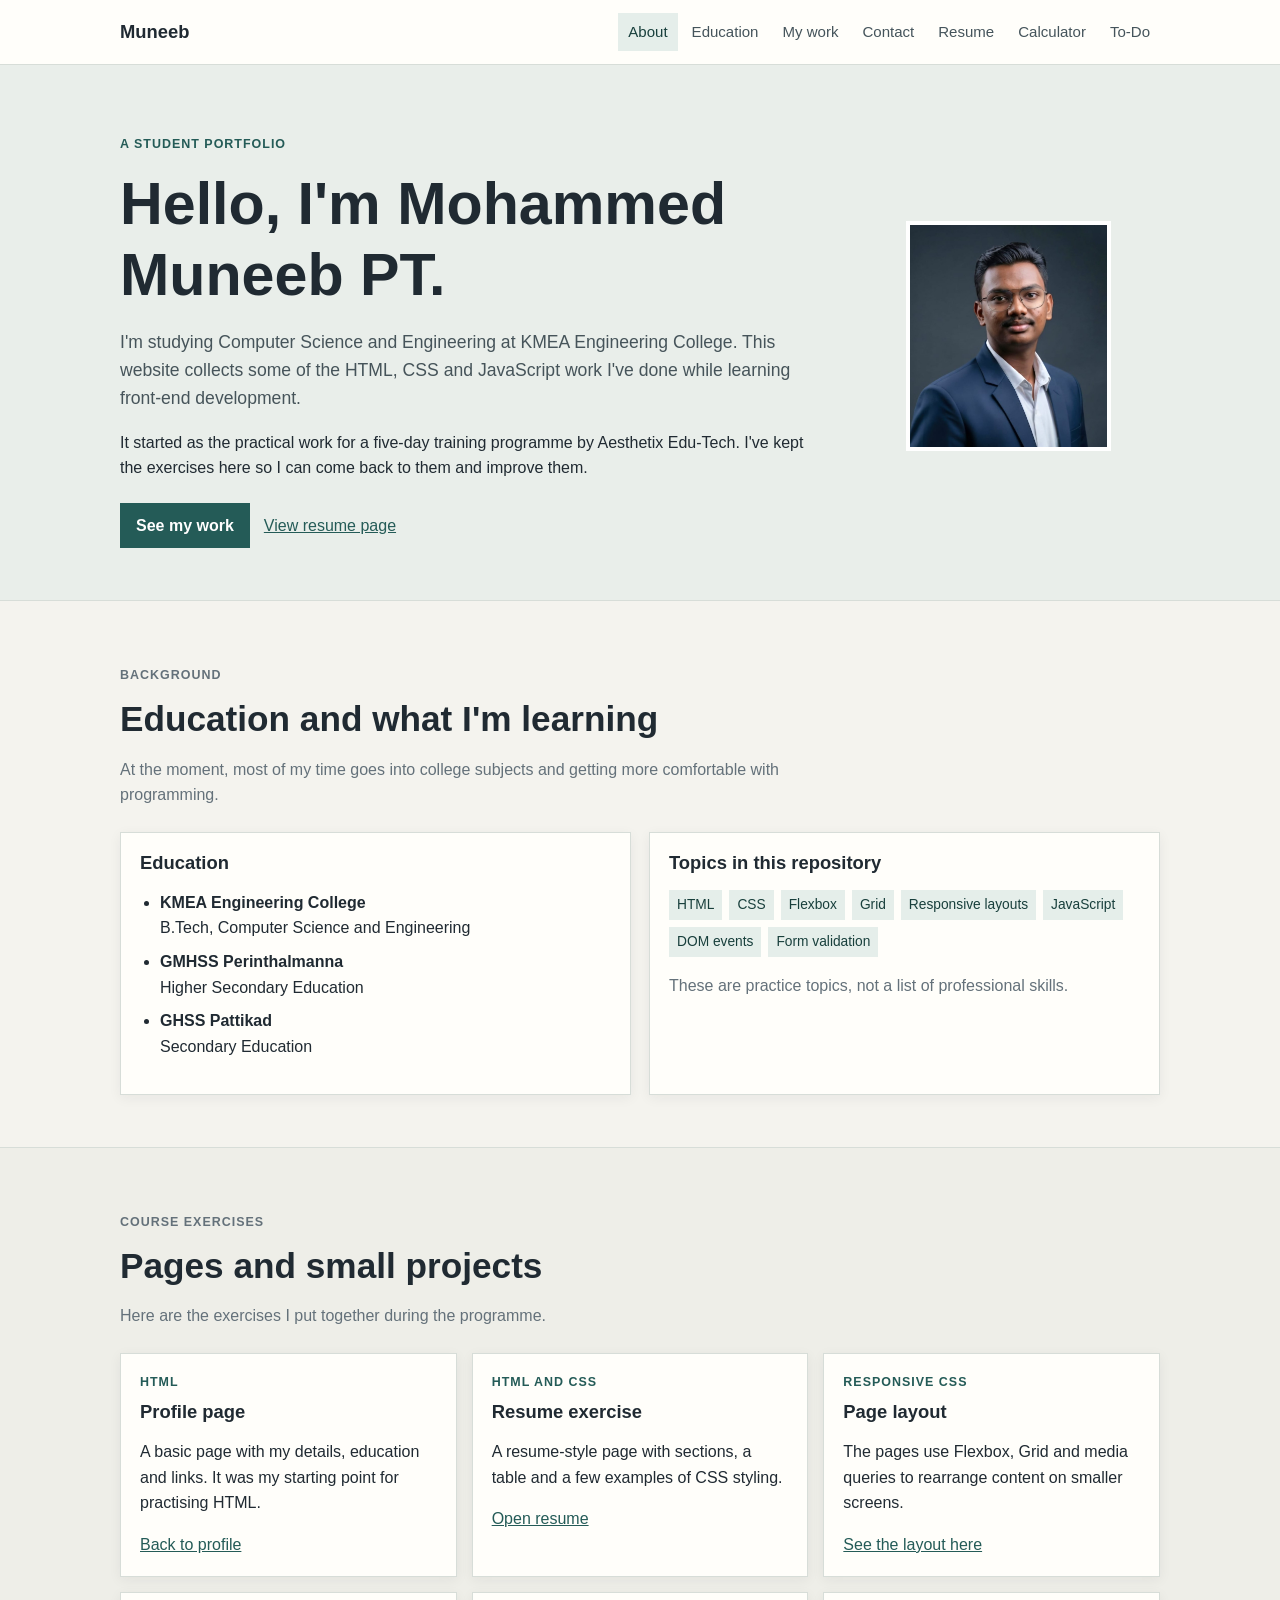
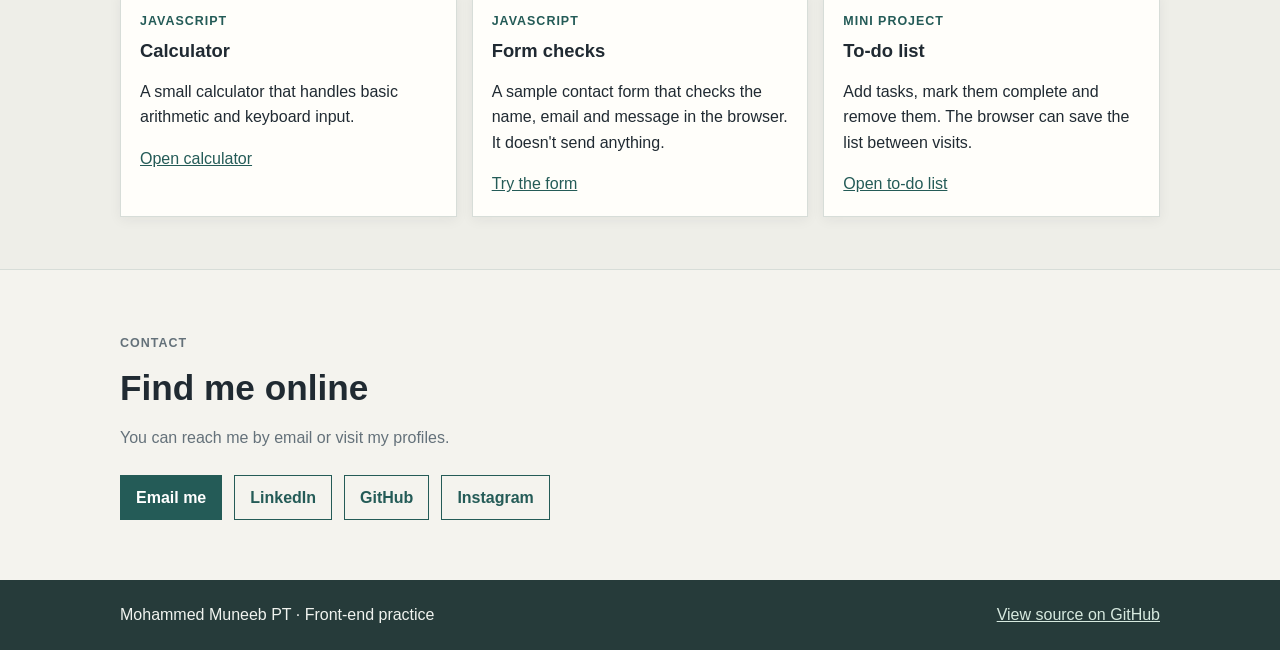
<file: index.html>
<!DOCTYPE html>
<html lang="en">
<head>
  <meta charset="UTF-8">
  <meta name="viewport" content="width=device-width, initial-scale=1.0">
  <meta name="description" content="Mohammed Muneeb PT's HTML, CSS and JavaScript practice work.">
  <title>Mohammed Muneeb PT | Portfolio</title>
  <link rel="icon" href="my.jpeg" type="image/jpeg">
  <link rel="stylesheet" href="styles.css">
  <script src="script.js" defer></script>
</head>
<body>
<header class="site-header"><div class="container nav-wrap">
  <a class="brand" href="index.html">Muneeb</a>
  <button class="menu-toggle" type="button" aria-expanded="false" aria-controls="main-nav">Menu</button>
  <nav class="nav-links" id="main-nav" aria-label="Main navigation">
    <a href="#about" aria-current="page">About</a><a href="#education">Education</a><a href="#work">My work</a><a href="#contact">Contact</a><a href="resume.html">Resume</a><a href="calculator.html">Calculator</a><a href="todo.html">To-Do</a>
  </nav>
</div></header>
<main>
<section class="hero" id="about"><div class="container hero-grid">
  <div><p class="eyebrow">A student portfolio</p><h1>Hello, I'm Mohammed Muneeb PT.</h1>
    <p class="lead">I'm studying Computer Science and Engineering at KMEA Engineering College. This website collects some of the HTML, CSS and JavaScript work I've done while learning front-end development.</p>
    <p>It started as the practical work for a five-day training programme by Aesthetix Edu-Tech. I've kept the exercises here so I can come back to them and improve them.</p>
    <div class="actions"><a class="button" href="#work">See my work</a><a class="text-link" href="resume.html">View resume page</a></div>
  </div><img class="hero-photo" src="my.jpeg" alt="Mohammed Muneeb PT" width="220" height="220">
</div></section>
<section class="section" id="education"><div class="container">
  <div class="section-head"><p class="eyebrow">Background</p><h2>Education and what I'm learning</h2><p>At the moment, most of my time goes into college subjects and getting more comfortable with programming.</p></div>
  <div class="two-col">
    <article class="card"><h3>Education</h3><ul class="info-list"><li><strong>KMEA Engineering College</strong><br>B.Tech, Computer Science and Engineering</li><li><strong>GMHSS Perinthalmanna</strong><br>Higher Secondary Education</li><li><strong>GHSS Pattikad</strong><br>Secondary Education</li></ul></article>
    <article class="card"><h3>Topics in this repository</h3><ul class="tag-list"><li>HTML</li><li>CSS</li><li>Flexbox</li><li>Grid</li><li>Responsive layouts</li><li>JavaScript</li><li>DOM events</li><li>Form validation</li></ul><p class="muted">These are practice topics, not a list of professional skills.</p></article>
  </div>
</div></section>
<section class="section work-section" id="work"><div class="container">
  <div class="section-head"><p class="eyebrow">Course exercises</p><h2>Pages and small projects</h2><p>Here are the exercises I put together during the programme.</p></div>
  <div class="grid">
    <article class="card"><p class="eyebrow">HTML</p><h3>Profile page</h3><p>A basic page with my details, education and links. It was my starting point for practising HTML.</p><a href="#about">Back to profile</a></article>
    <article class="card"><p class="eyebrow">HTML and CSS</p><h3>Resume exercise</h3><p>A resume-style page with sections, a table and a few examples of CSS styling.</p><a href="resume.html">Open resume</a></article>
    <article class="card"><p class="eyebrow">Responsive CSS</p><h3>Page layout</h3><p>The pages use Flexbox, Grid and media queries to rearrange content on smaller screens.</p><a href="#work">See the layout here</a></article>
    <article class="card"><p class="eyebrow">JavaScript</p><h3>Calculator</h3><p>A small calculator that handles basic arithmetic and keyboard input.</p><a href="calculator.html">Open calculator</a></article>
    <article class="card"><p class="eyebrow">JavaScript</p><h3>Form checks</h3><p>A sample contact form that checks the name, email and message in the browser. It doesn't send anything.</p><a href="calculator.html">Try the form</a></article>
    <article class="card"><p class="eyebrow">Mini project</p><h3>To-do list</h3><p>Add tasks, mark them complete and remove them. The browser can save the list between visits.</p><a href="todo.html">Open to-do list</a></article>
  </div>
</div></section>
<section class="section contact-section" id="contact"><div class="container">
  <div class="section-head"><p class="eyebrow">Contact</p><h2>Find me online</h2><p>You can reach me by email or visit my profiles.</p></div>
  <div class="actions"><a class="button" href="mailto:mohammedmuneebptcsa@gmail.com">Email me</a><a class="button secondary" href="https://www.linkedin.com/in/mohammed-muneeb-pt/" target="_blank" rel="noopener noreferrer">LinkedIn</a><a class="button secondary" href="https://github.com/Muneeb-PT" target="_blank" rel="noopener noreferrer">GitHub</a><a class="button secondary" href="https://www.instagram.com/mohammed_muneeb_pt/" target="_blank" rel="noopener noreferrer">Instagram</a></div>
</div></section>
</main>
<footer><div class="container footer-row"><span>Mohammed Muneeb PT · Front-end practice</span><a href="https://github.com/Muneeb-PT/add-on_class_profile" target="_blank" rel="noopener noreferrer">View source on GitHub</a></div></footer>
</body></html>
</file>
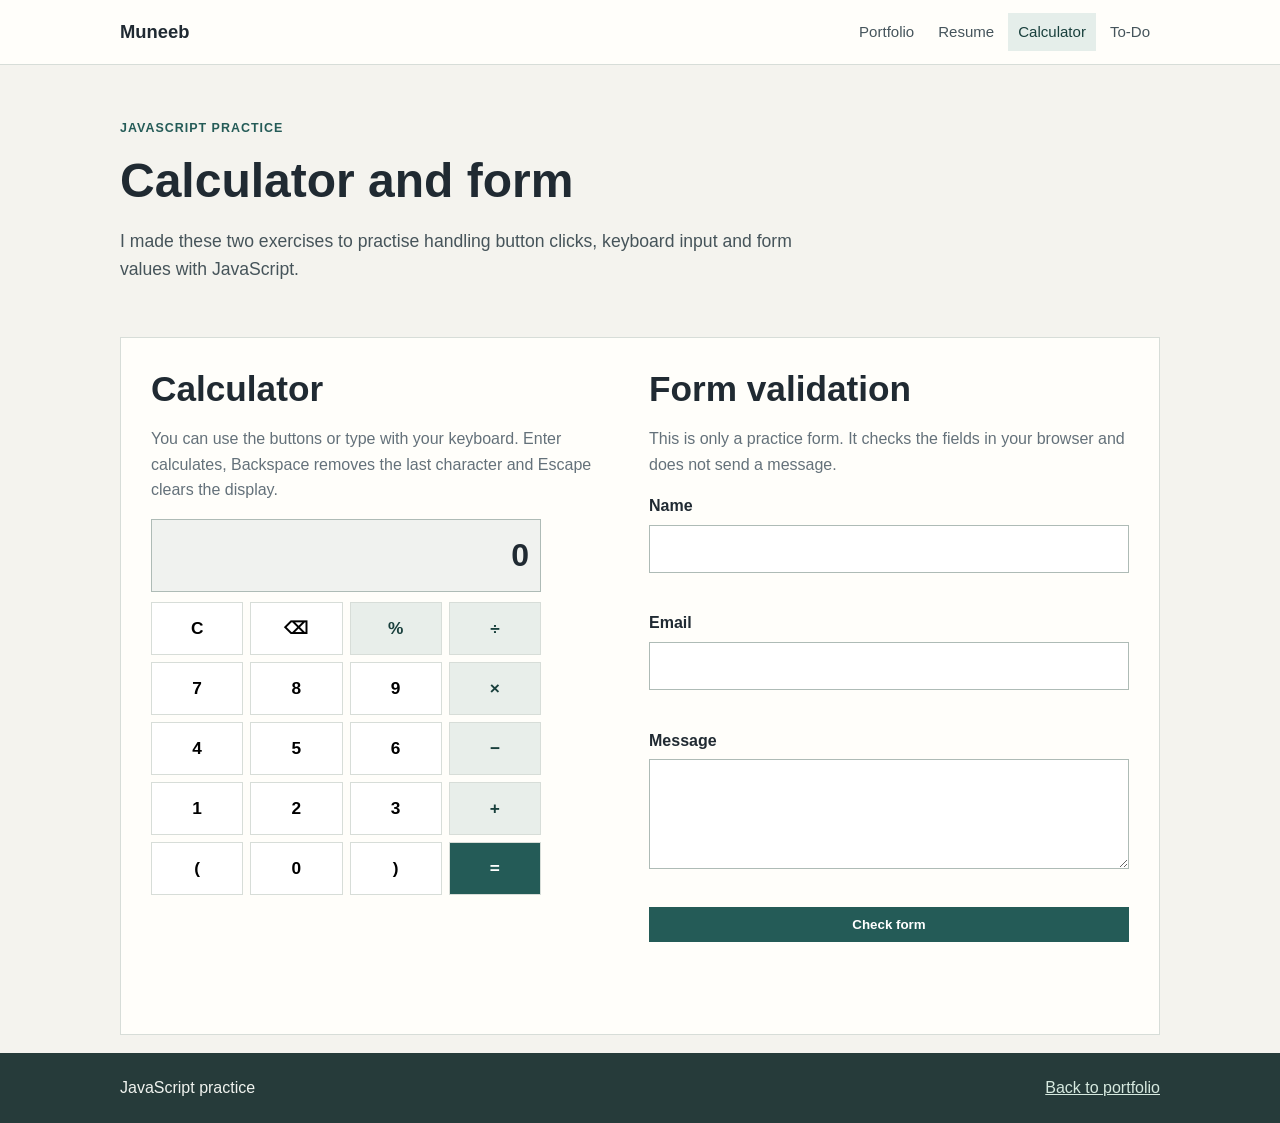
<file: calculator.html>
<!DOCTYPE html>
<html lang="en">
<head>
  <meta charset="UTF-8">
  <meta name="viewport" content="width=device-width, initial-scale=1.0">
  <meta name="description" content="A basic calculator and form validation exercise using JavaScript.">
  <title>Calculator | Muneeb's Practice Pages</title>
  <link rel="stylesheet" href="styles.css">
  <script src="script.js" defer></script>
</head>
<body>
<header class="site-header"><div class="container nav-wrap">
  <a class="brand" href="index.html">Muneeb</a>
  <button class="menu-toggle" type="button" aria-expanded="false" aria-controls="main-nav">Menu</button>
  <nav class="nav-links" id="main-nav" aria-label="Main navigation">
    <a href="index.html">Portfolio</a><a href="resume.html">Resume</a><a href="calculator.html" aria-current="page">Calculator</a><a href="todo.html">To-Do</a>
  </nav>
</div></header>
<main class="container">
  <section class="page-intro"><p class="eyebrow">JavaScript practice</p><h1>Calculator and form</h1><p class="lead">I made these two exercises to practise handling button clicks, keyboard input and form values with JavaScript.</p></section>
  <section class="panel"><div class="two-col">
    <div>
      <h2>Calculator</h2>
      <p class="muted">You can use the buttons or type with your keyboard. Enter calculates, Backspace removes the last character and Escape clears the display.</p>
      <div class="calculator">
        <label class="sr-only" for="calc-display">Calculator display</label>
        <input id="calc-display" class="calc-display" type="text" value="0" readonly aria-live="polite">
        <div class="calc-keys">
          <button type="button" data-calc="clear">C</button><button type="button" data-calc="back">⌫</button><button class="operator" type="button" data-calc="%">%</button><button class="operator" type="button" data-calc="/">÷</button>
          <button type="button" data-calc="7">7</button><button type="button" data-calc="8">8</button><button type="button" data-calc="9">9</button><button class="operator" type="button" data-calc="*">×</button>
          <button type="button" data-calc="4">4</button><button type="button" data-calc="5">5</button><button type="button" data-calc="6">6</button><button class="operator" type="button" data-calc="-">−</button>
          <button type="button" data-calc="1">1</button><button type="button" data-calc="2">2</button><button type="button" data-calc="3">3</button><button class="operator" type="button" data-calc="+">+</button>
          <button type="button" data-calc="(">(</button><button type="button" data-calc="0">0</button><button type="button" data-calc=")">)</button><button class="equals" type="button" data-calc="equals">=</button>
        </div>
      </div>
    </div>
    <div>
      <h2>Form validation</h2>
      <p class="muted">This is only a practice form. It checks the fields in your browser and does not send a message.</p>
      <form id="contact-form" novalidate>
        <div class="form-grid">
          <div class="field full"><label for="name">Name</label><input id="name" name="name" autocomplete="name" aria-describedby="name-error" required><span class="error" id="name-error" data-error="name"></span></div>
          <div class="field full"><label for="email">Email</label><input id="email" name="email" type="email" autocomplete="email" aria-describedby="email-error" required><span class="error" id="email-error" data-error="email"></span></div>
          <div class="field full"><label for="message">Message</label><textarea id="message" name="message" aria-describedby="message-error" required></textarea><span class="error" id="message-error" data-error="message"></span></div>
          <div class="field full"><button class="button" type="submit">Check form</button><p class="status" role="status" aria-live="polite"></p></div>
        </div>
      </form>
    </div>
  </div></section>
</main>
<footer><div class="container footer-row"><span>JavaScript practice</span><a href="index.html">Back to portfolio</a></div></footer>
</body></html>
</file>
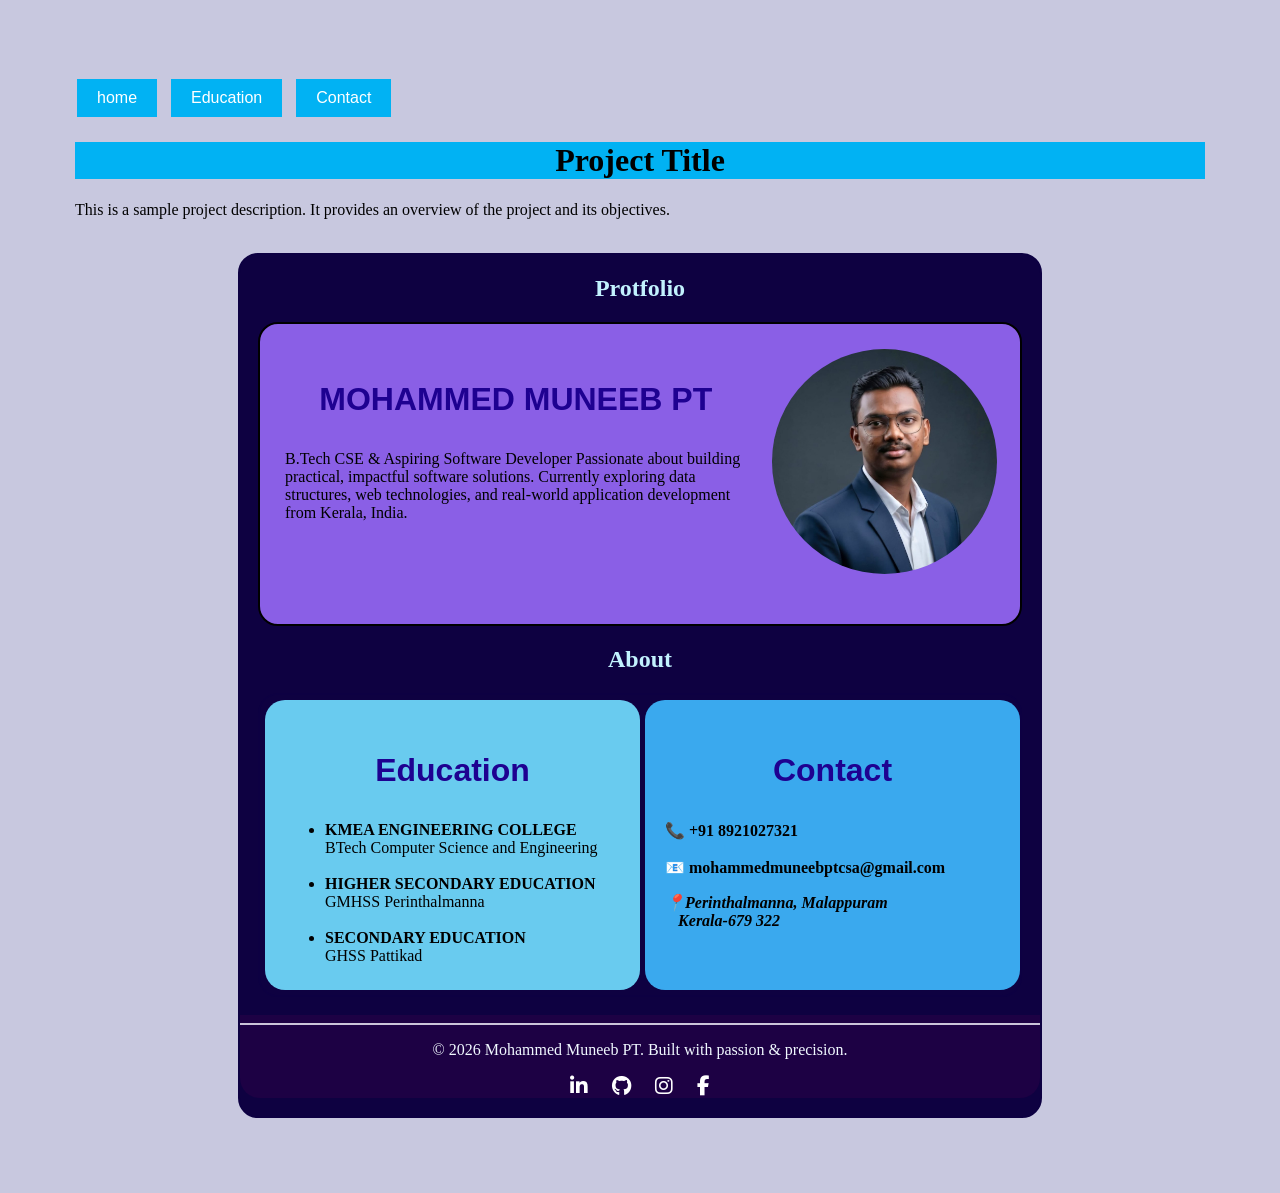
<file: new.html>
<!DOCTYPE html>
<html lang="en">
<head>
    <meta charset="UTF-8">
    <meta name="viewport" content="width=device-width, initial-scale=1.0">
    <title>Project</title>
    <link rel="icon" href="my.jpeg" style="border-radius: 50%;">
    <link rel="stylesheet" href="https://cdnjs.cloudflare.com/ajax/libs/font-awesome/6.4.0/css/all.min.css">
    <style>
        body{
            background-color: rgb(237, 241, 251);
            margin: 75px;
        
        }
        h1{
            text-align: center;
            background-color: rgb(1, 178, 243);
        }
        body{
            margin: 75px;
            align-self: center;
            background-color: rgb(200, 200, 223);
        }
        #container{
            border: 2px solid rgb(13, 0, 66);
            border-radius: 20px;
            display: flex;
            flex-direction: column;
            align-items: center;
            justify-content: space-evenly;
            width: 800px;
            height: 100%;
            background-color: #0e0141;
            margin: auto;
            
        }
        #section1{

            border: 2px solid rgb(0, 0, 0);
            border-radius: 20px;
            display: flex;
            flex-direction: row;
            align-items: center;
            justify-content: space-between;
             width: 95%;
             background-color: #8a5fe6;
             
        }
        #section2{
            border: 2px solid rgb(13, 0, 66);
            border-radius: 20px;
            display: flex;
            width: 100%;
            flex-direction: row;
            align-items: center;
            justify-content: space-evenly;
            width: 95%;
        }
        #child1{
            width: 45%;
            height: 250px; 
            background-color: rgb(105, 203, 239);
            border-radius: 20px;
            padding: 20px;
            margin: 5px;
        }
        #child3{
            width: 65%;
            height: 250px; 
            border-radius: 20px;
            padding: 20px;
             margin: 5px;
             padding: auto;
        }

        #child2{
             width: 45%;
             height: 250px; 
             background-color: rgb(58, 169, 238);
             border-radius: 20px;
             padding: 20px;
        }
        #child4{
             width: 35%;
             height: 250px; 
             border-radius: 20px;
             padding: auto;
        }
        h3{
            text-align: center;
            font-family: 'Franklin Gothic Medium', 'Arial Narrow', Arial, sans-serif;
            color: #1e0191;
            font-size: 200%;
        }
        img{
            border-radius: 50%;
            align-items: center;
            justify-content: space-evenly;
        }
        h2{
            text-align: center;
            color: rgb(194, 242, 254);
        }
        footer{
            text-align: center;
            background-color: rgb(29, 1, 68);
            border-radius: 0px 0px 20px 20px;
            width: 100%;
            color: aliceblue;
        }
        social-links {
            align-items: center;
            justify-content: space-between;
             margin-top: 10px;
        }
            .social-links a {
                color: #fff;
                font-size: 20px;
                margin: 0 10px;
                text-decoration: none;
            }
            .social-links a:hover {
                color: #1e0191;
            }
            hr{
                border: 1px solid rgb(203, 196, 217);
            }
            header{
                display: flex;
                justify-content: flex-start;
                gap: 10px;
                margin-bottom: 20px;
            }
             header button {
                background-color: rgb(1, 178, 243);
                color: white;
                border: none;
                padding: 10px 20px;
                text-align: center;
                text-decoration: none;
                display: inline-block;
                font-size: 16px;
                margin: 4px 2px;
                cursor: pointer;
            }
             header button:hover {
                background-color: rgb(0, 150, 200);
            }
             .
            botten{
                background-color: rgb(1, 178, 243);
                color: white;
                border: none;
                padding: 10px 20px;
                text-align: center;
                text-decoration: none;
                display: inline-block;
                font-size: 16px;
                margin: 4px 2px;
                cursor: pointer;
            }
        </style>
</head>
<body>
    <header><button href="#" >home</button><button href="#section2" >Education</button><button href="#section1" >Contact</button></header>
    <h1>Project Title</h1>
    <p>This is a sample project description. It provides an overview of the project and its objectives.</p>
    <br>

    <div id="container">
        <h2>Protfolio</h2>

        <div id="section1">
            <div id="child3">
                <h3>MOHAMMED MUNEEB PT</h3>
                <p>B.Tech CSE & Aspiring Software Developer
Passionate about building practical, impactful software solutions. Currently exploring data structures, web technologies, and real-world application development from Kerala, India.</p>
            </div>
             <div id="child4">
                <img  src="my.jpeg" alt="Image"  height="90%">
                </div>
            </div>
        <h2>About</h2>

        <div id="section2">
            <div id="child1">
                <h3>Education</h3>
               <p> <ul>
                    <li><b>KMEA ENGINEERING COLLEGE </b><BR>BTech Computer Science and Engineering</li><br>
                    <li><b>HIGHER SECONDARY EDUCATION</b><BR>GMHSS Perinthalmanna</li><br>
                    <li><b>SECONDARY EDUCATION</b><BR>GHSS Pattikad <br><br><br></li>
                </ul>
            </div></p>
            <div id="child2">
                <h3>Contact</h3>
               <b><p>📞 +91 8921027321 <br><br>📧 mohammedmuneebptcsa@gmail.com <address>📍Perinthalmanna, Malappuram<br>&ThickSpace;&ThickSpace; Kerala-679 322</address></p></b> 
            
            </div>
            
            
        </div><br>
        <footer><hr>
        <p>&copy; 2026 Mohammed Muneeb PT. Built with passion & precision.</p>
        <div class="social-links">
            <a href="https://www.linkedin.com/in/mohammad-muneeb-pt-0a9416398" target="_blank" aria-label="LinkedIn"><i class="fab fa-linkedin-in"></i></a>
            <a href="https://github.com/muneebpt" target="_blank" aria-label="GitHub"><i class="fab fa-github"></i></a>
            <a href="https://www.instagram.com/mohammed_muneeb_pt?igsh=MWpoNmg3Z2d1OWd2Yg==" target="_blank" aria-label="Instagram"><i class="fab fa-instagram"></i></a>
            <a href="https://www.facebook.com/share/1C8TzH7syh/" target="_blank" aria-label="Facebook"><i class="fab fa-facebook-f"></i></a>
        </div>
    </footer><br>
        </div>
        
    
</body>
</html>
</file>
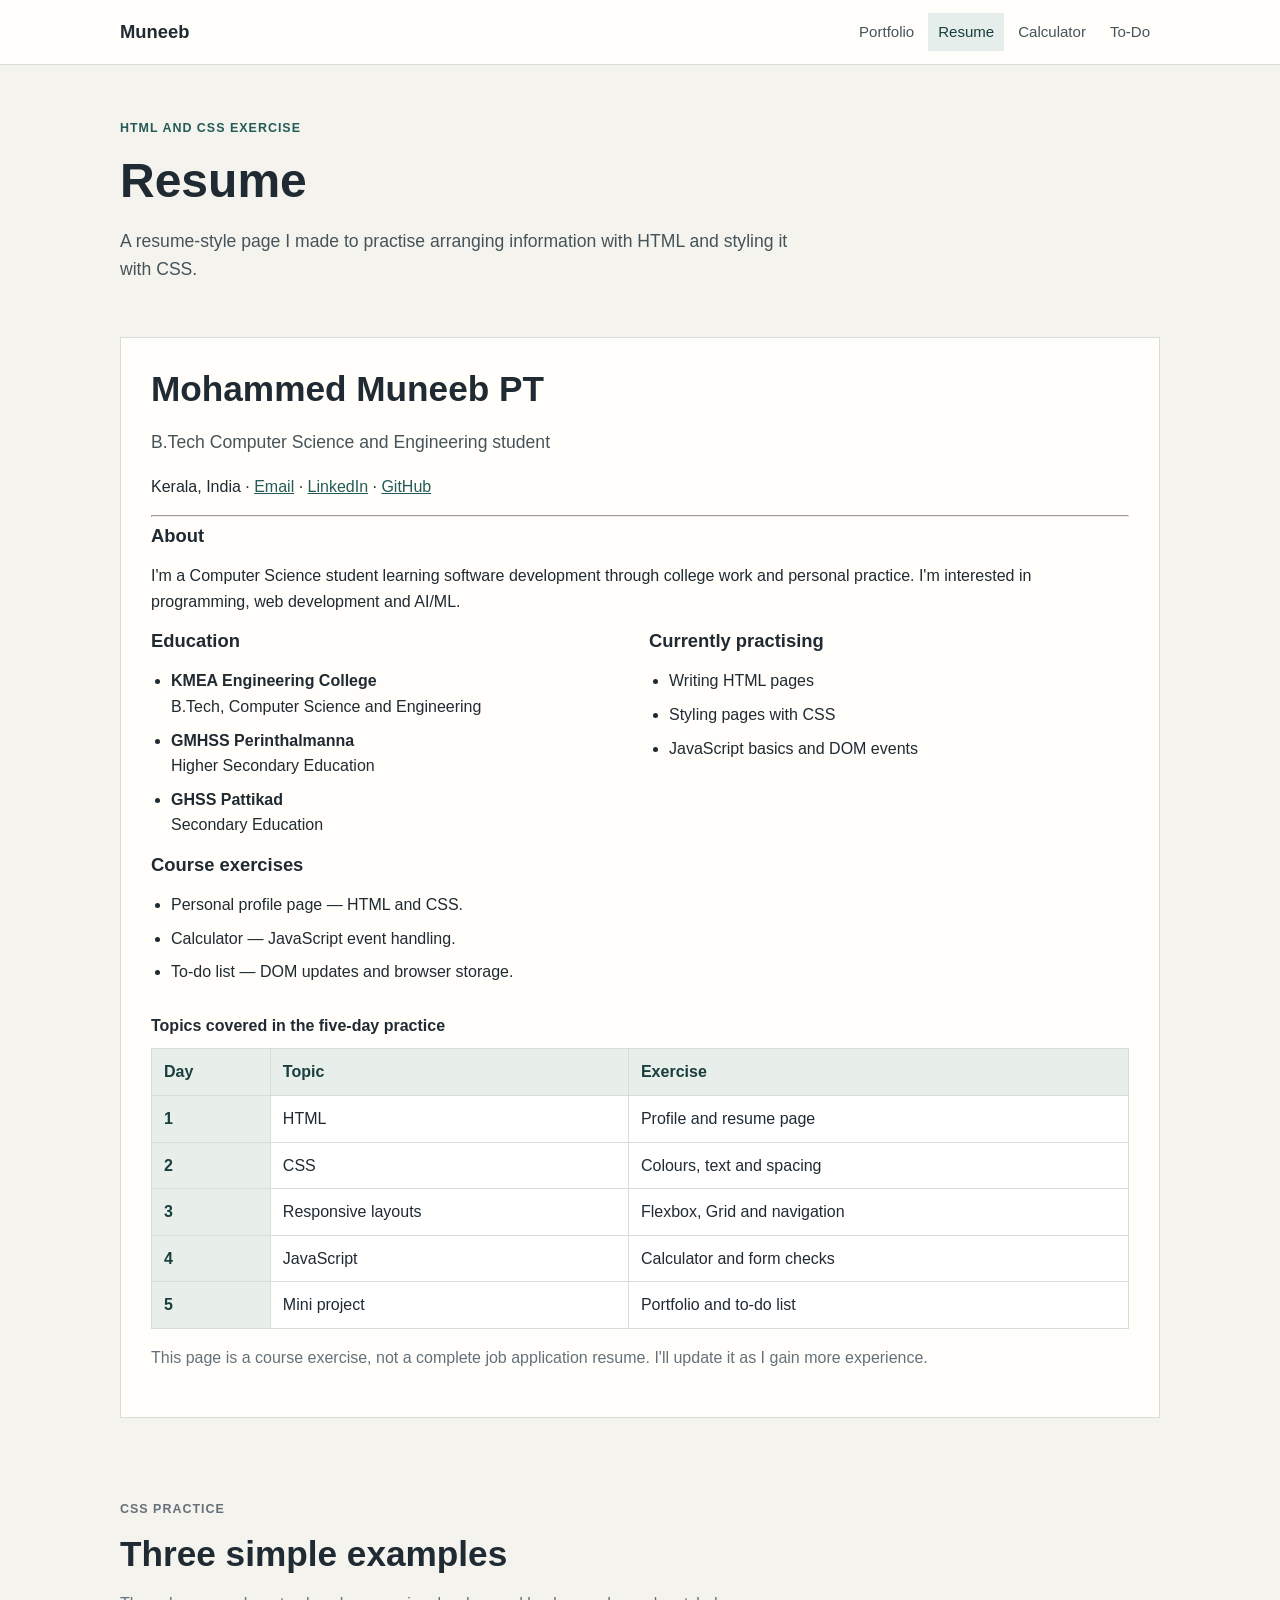
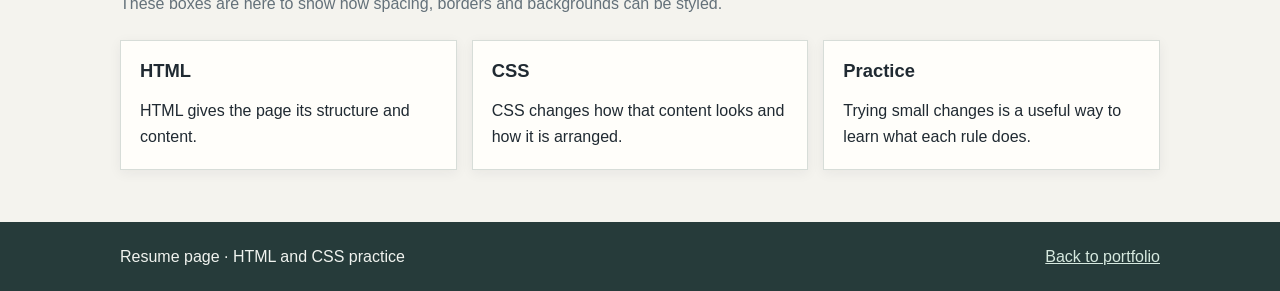
<file: resume.html>
<!DOCTYPE html>
<html lang="en">
<head>
  <meta charset="UTF-8">
  <meta name="viewport" content="width=device-width, initial-scale=1.0">
  <meta name="description" content="Resume page created as an HTML and CSS exercise.">
  <title>Resume | Mohammed Muneeb PT</title>
  <link rel="stylesheet" href="styles.css">
  <script src="script.js" defer></script>
</head>
<body>
<header class="site-header"><div class="container nav-wrap">
  <a class="brand" href="index.html">Muneeb</a>
  <button class="menu-toggle" type="button" aria-expanded="false" aria-controls="main-nav">Menu</button>
  <nav class="nav-links" id="main-nav" aria-label="Main navigation">
    <a href="index.html">Portfolio</a><a href="resume.html" aria-current="page">Resume</a><a href="calculator.html">Calculator</a><a href="todo.html">To-Do</a>
  </nav>
</div></header>
<main class="container">
  <section class="page-intro"><p class="eyebrow">HTML and CSS exercise</p><h1>Resume</h1><p class="lead">A resume-style page I made to practise arranging information with HTML and styling it with CSS.</p></section>
  <section class="panel">
    <h2>Mohammed Muneeb PT</h2>
    <p class="lead">B.Tech Computer Science and Engineering student</p>
    <p>Kerala, India · <a href="mailto:mohammedmuneebptcsa@gmail.com">Email</a> · <a href="https://www.linkedin.com/in/mohammed-muneeb-pt/" target="_blank" rel="noopener noreferrer">LinkedIn</a> · <a href="https://github.com/Muneeb-PT" target="_blank" rel="noopener noreferrer">GitHub</a></p>
    <hr>
    <h3>About</h3><p>I'm a Computer Science student learning software development through college work and personal practice. I'm interested in programming, web development and AI/ML.</p>
    <div class="two-col">
      <section><h3>Education</h3><ul class="info-list"><li><strong>KMEA Engineering College</strong><br>B.Tech, Computer Science and Engineering</li><li><strong>GMHSS Perinthalmanna</strong><br>Higher Secondary Education</li><li><strong>GHSS Pattikad</strong><br>Secondary Education</li></ul></section>
      <section><h3>Currently practising</h3><ul class="info-list"><li>Writing HTML pages</li><li>Styling pages with CSS</li><li>JavaScript basics and DOM events</li></ul></section>
    </div>
    <h3>Course exercises</h3>
    <ul class="info-list"><li>Personal profile page — HTML and CSS.</li><li>Calculator — JavaScript event handling.</li><li>To-do list — DOM updates and browser storage.</li></ul>
    <div class="table-wrap">
      <table>
        <caption>Topics covered in the five-day practice</caption>
        <thead><tr><th scope="col">Day</th><th scope="col">Topic</th><th scope="col">Exercise</th></tr></thead>
        <tbody>
          <tr><th scope="row">1</th><td>HTML</td><td>Profile and resume page</td></tr>
          <tr><th scope="row">2</th><td>CSS</td><td>Colours, text and spacing</td></tr>
          <tr><th scope="row">3</th><td>Responsive layouts</td><td>Flexbox, Grid and navigation</td></tr>
          <tr><th scope="row">4</th><td>JavaScript</td><td>Calculator and form checks</td></tr>
          <tr><th scope="row">5</th><td>Mini project</td><td>Portfolio and to-do list</td></tr>
        </tbody>
      </table>
    </div>
    <p class="muted">This page is a course exercise, not a complete job application resume. I'll update it as I gain more experience.</p>
  </section>
  <section class="section"><div class="section-head"><p class="eyebrow">CSS practice</p><h2>Three simple examples</h2><p>These boxes are here to show how spacing, borders and backgrounds can be styled.</p></div>
    <div class="grid"><article class="card"><h3>HTML</h3><p>HTML gives the page its structure and content.</p></article><article class="card"><h3>CSS</h3><p>CSS changes how that content looks and how it is arranged.</p></article><article class="card"><h3>Practice</h3><p>Trying small changes is a useful way to learn what each rule does.</p></article></div>
  </section>
</main>
<footer><div class="container footer-row"><span>Resume page · HTML and CSS practice</span><a href="index.html">Back to portfolio</a></div></footer>
</body></html>
</file>
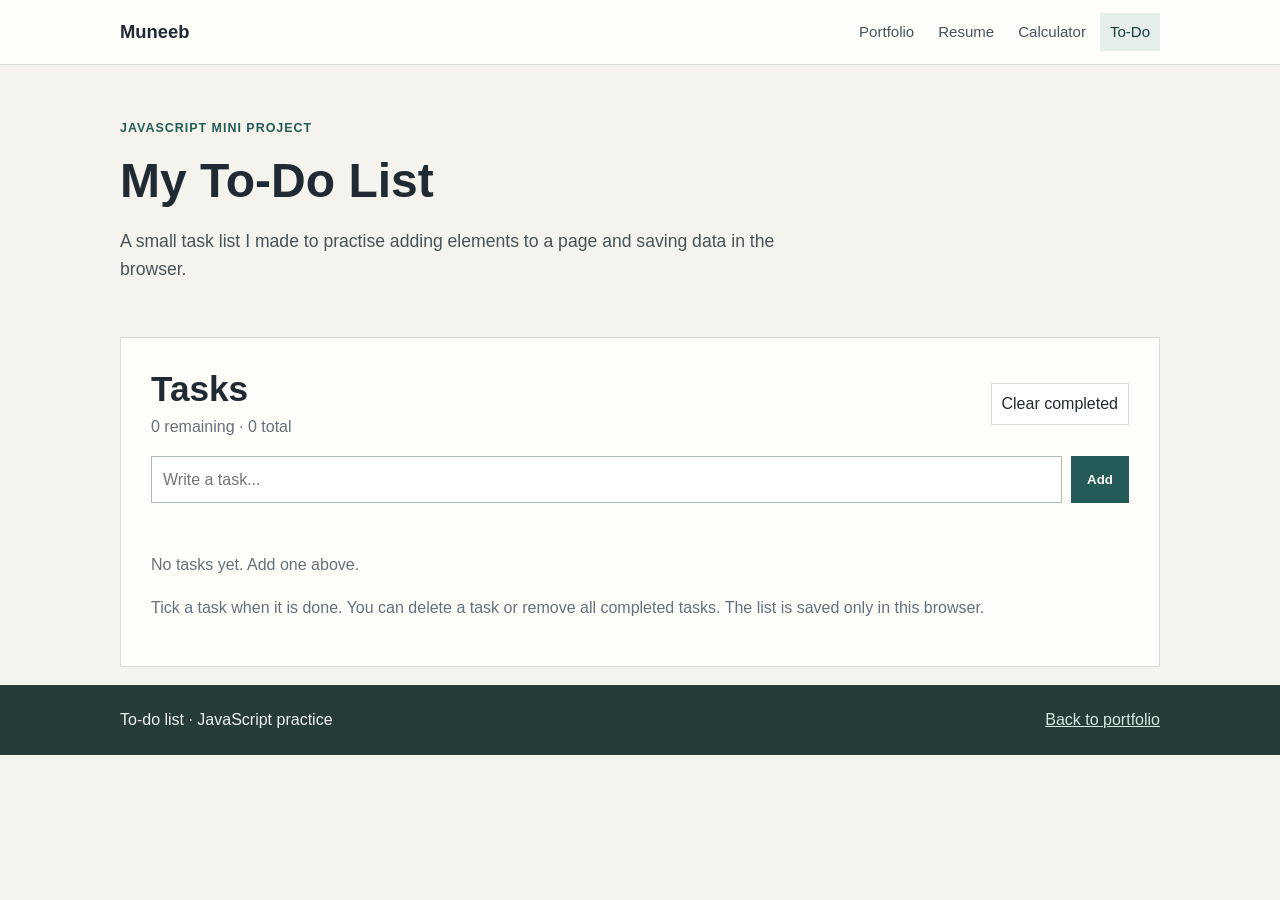
<file: todo.html>
<!DOCTYPE html>
<html lang="en">
<head>
  <meta charset="UTF-8">
  <meta name="viewport" content="width=device-width, initial-scale=1.0">
  <meta name="description" content="A small to-do list made with HTML, CSS and JavaScript.">
  <title>To-Do List | Muneeb's Practice Pages</title>
  <link rel="stylesheet" href="styles.css">
  <script src="script.js" defer></script>
</head>
<body>
<header class="site-header"><div class="container nav-wrap">
  <a class="brand" href="index.html">Muneeb</a>
  <button class="menu-toggle" type="button" aria-expanded="false" aria-controls="main-nav">Menu</button>
  <nav class="nav-links" id="main-nav" aria-label="Main navigation">
    <a href="index.html">Portfolio</a><a href="resume.html">Resume</a><a href="calculator.html">Calculator</a><a href="todo.html" aria-current="page">To-Do</a>
  </nav>
</div></header>
<main class="container">
  <section class="page-intro"><p class="eyebrow">JavaScript mini project</p><h1>My To-Do List</h1><p class="lead">A small task list I made to practise adding elements to a page and saving data in the browser.</p></section>
  <section class="panel">
    <div class="todo-heading"><div><h2>Tasks</h2><p class="muted" id="task-count">0 remaining · 0 total</p></div><button class="small-button" id="clear-completed" type="button">Clear completed</button></div>
    <form class="todo-form" id="todo-form">
      <label class="sr-only" for="task">New task</label>
      <input id="task" name="task" type="text" maxlength="120" placeholder="Write a task..." required>
      <button class="button" type="submit">Add</button>
    </form>
    <p class="status" id="storage-status" role="status" aria-live="polite"></p>
    <ul class="todo-list" id="todo-list" aria-live="polite"></ul>
    <p class="muted">Tick a task when it is done. You can delete a task or remove all completed tasks. The list is saved only in this browser.</p>
  </section>
</main>
<footer><div class="container footer-row"><span>To-do list · JavaScript practice</span><a href="index.html">Back to portfolio</a></div></footer>
</body></html>
</file>
<file: styles.css>
/* Styles shared by the portfolio and the course exercises. */
:root {
  --ink: #202a32;
  --muted: #64717a;
  --paper: #f4f3ee;
  --surface: #fffefa;
  --brand: #245b57;
  --brand-dark: #183f3c;
  --accent: #e5eeea;
  --line: #d7ddd8;
  --shadow: 0 3px 12px rgba(32, 42, 50, .06);
}
* { box-sizing: border-box; }
html { scroll-behavior: smooth; }
body {
  margin: 0;
  background: var(--paper);
  color: var(--ink);
  font: 16px/1.6 Arial, Helvetica, sans-serif;
}
a { color: var(--brand); }
a:focus-visible, button:focus-visible, input:focus-visible, textarea:focus-visible {
  outline: 3px solid #bd762c;
  outline-offset: 3px;
}
img { max-width: 100%; display: block; }
.container { width: min(1040px, calc(100% - 36px)); margin-inline: auto; }
.site-header {
  position: relative;
  z-index: 10;
  background: #fffefa;
  border-bottom: 1px solid var(--line);
}
.nav-wrap {
  min-height: 64px;
  display: flex;
  align-items: center;
  justify-content: space-between;
  gap: 20px;
}
.brand {
  color: var(--ink);
  font-weight: 700;
  text-decoration: none;
  font-size: 1.15rem;
}
.nav-links { display: flex; flex-wrap: wrap; align-items: center; gap: 4px; }
.nav-links a {
  padding: 7px 10px;
  text-decoration: none;
  color: #45545b;
  font-size: .94rem;
}
.nav-links a:hover, .nav-links a[aria-current="page"] {
  color: var(--brand-dark);
  background: var(--accent);
}
.menu-toggle {
  display: none;
  border: 1px solid var(--line);
  background: white;
  padding: 7px 11px;
  font: inherit;
  cursor: pointer;
}
.hero { padding: 58px 0 52px; background: #e9eeea; border-bottom: 1px solid var(--line); }
.hero-grid {
  display: grid;
  grid-template-columns: 1.6fr .7fr;
  align-items: center;
  gap: 42px;
}
.eyebrow {
  color: var(--brand);
  font-size: .78rem;
  font-weight: 700;
  letter-spacing: .08em;
  text-transform: uppercase;
}
h1, h2, h3 { line-height: 1.2; }
h1 { font-size: clamp(2.2rem, 5vw, 3.7rem); margin: 10px 0 16px; }
h2 { font-size: clamp(1.65rem, 3vw, 2.2rem); margin: 0 0 12px; }
h3 { font-size: 1.15rem; margin: 0 0 8px; }
.lead { font-size: 1.1rem; color: #46545a; max-width: 680px; }
.hero-photo {
  width: 205px;
  height: 230px;
  object-fit: cover;
  justify-self: center;
  border: 4px solid white;
}
.actions { display: flex; flex-wrap: wrap; align-items: center; gap: 12px; margin-top: 22px; }
.button {
  display: inline-block;
  padding: 9px 15px;
  border: 1px solid var(--brand);
  background: var(--brand);
  color: white;
  text-decoration: none;
  font-weight: 700;
  cursor: pointer;
}
.button:hover { background: var(--brand-dark); }
.button.secondary { background: transparent; color: var(--brand); }
.text-link { padding: 8px 2px; }
.section { padding: 52px 0; }
.work-section { background: #eeeee8; border-block: 1px solid var(--line); }
.contact-section { padding-bottom: 60px; }
.section-head { max-width: 690px; margin-bottom: 24px; }
.section-head p, .muted { color: var(--muted); }
.grid { display: grid; grid-template-columns: repeat(3, minmax(0, 1fr)); gap: 15px; }
.card {
  background: var(--surface);
  border: 1px solid var(--line);
  padding: 19px;
  box-shadow: var(--shadow);
}
.card p:last-child { margin-bottom: 0; }
.card .eyebrow { margin: 0 0 8px; }
.two-col { display: grid; grid-template-columns: 1fr 1fr; gap: 18px; }
.info-list { padding-left: 20px; }
.info-list li { margin: 8px 0; }
.tag-list { display: flex; flex-wrap: wrap; gap: 7px; padding: 0; list-style: none; }
.tag-list li { padding: 4px 8px; background: var(--accent); color: var(--brand-dark); font-size: .86rem; }
.page-intro { padding: 42px 0 18px; }
.page-intro h1 { font-size: clamp(2rem, 4vw, 3rem); }
.panel {
  background: var(--surface);
  border: 1px solid var(--line);
  padding: clamp(18px, 3vw, 30px);
  margin: 18px 0;
}
.form-grid { display: grid; grid-template-columns: 1fr 1fr; gap: 15px; }
.field { display: grid; gap: 6px; }
.field.full { grid-column: 1 / -1; }
label { font-weight: 700; }
input, textarea {
  width: 100%;
  padding: 10px 11px;
  border: 1px solid #aebbb6;
  background: white;
  color: var(--ink);
  font: inherit;
}
textarea { min-height: 110px; resize: vertical; }
.error { min-height: 1.2em; color: #a52620; font-size: .88rem; }
.status { min-height: 1.5em; color: var(--brand-dark); font-weight: 700; }
.sr-only {
  position: absolute; width: 1px; height: 1px; padding: 0; margin: -1px;
  overflow: hidden; clip: rect(0, 0, 0, 0); white-space: nowrap; border: 0;
}
.table-wrap { overflow-x: auto; margin-top: 18px; }
table { width: 100%; border-collapse: collapse; background: white; }
caption { text-align: left; font-weight: 700; padding: 10px 0; }
th, td { padding: 10px 12px; border: 1px solid var(--line); text-align: left; }
th { background: #e8eeea; color: var(--brand-dark); }
.calculator { max-width: 390px; }
.calc-display { font-size: 2rem; text-align: right; background: #f0f2ef; font-weight: 700; }
.calc-keys { display: grid; grid-template-columns: repeat(4, 1fr); gap: 7px; margin-top: 10px; }
.calc-keys button {
  min-height: 53px; border: 1px solid var(--line); background: #fff;
  font-size: 1.08rem; font-weight: 700; cursor: pointer;
}
.calc-keys button:hover { background: var(--accent); }
.calc-keys .operator { background: #e8eeea; color: var(--brand-dark); }
.calc-keys .equals { background: var(--brand); color: white; }
.todo-heading { display: flex; align-items: center; justify-content: space-between; gap: 15px; margin-bottom: 16px; }
.todo-heading h2 { margin-bottom: 4px; }
.todo-heading p { margin: 0; }
.todo-form { display: flex; gap: 9px; }
.todo-form input { flex: 1; min-width: 0; }
.todo-list { padding: 0; list-style: none; margin: 17px 0; }
.todo-item { display: flex; align-items: center; gap: 11px; padding: 12px 3px; border-bottom: 1px solid var(--line); }
.todo-item input { width: 18px; height: 18px; flex: 0 0 auto; }
.todo-item span { flex: 1; overflow-wrap: anywhere; }
.todo-item.done span { text-decoration: line-through; color: var(--muted); }
.small-button { border: 1px solid var(--line); background: white; padding: 7px 10px; cursor: pointer; color: var(--ink); font: inherit; }
.small-button:hover { background: var(--accent); }
#storage-status { margin: 10px 0 0; font-size: .9rem; }
footer { padding: 22px 0; background: #263b3a; color: #f0f3ef; }
footer a { color: #d6e9df; }
.footer-row { display: flex; justify-content: space-between; gap: 14px; flex-wrap: wrap; }
@media (max-width: 760px) {
  .hero-grid { grid-template-columns: 1fr; }
  .hero-photo { grid-row: 1; width: 155px; height: 175px; }
  .grid { grid-template-columns: 1fr 1fr; }
  .two-col { grid-template-columns: 1fr; }
  .nav-wrap { position: relative; padding: 12px 0; }
  .menu-toggle { display: block; }
  .nav-links {
    display: none; position: absolute; top: 63px; left: -18px; right: -18px;
    padding: 10px 18px; background: #fffefa; border-bottom: 1px solid var(--line);
    flex-direction: column; align-items: stretch;
  }
  .nav-links.open { display: flex; }
  .nav-links a { padding: 9px 4px; }
}
@media (max-width: 520px) {
  .grid, .form-grid { grid-template-columns: 1fr; }
  .field.full { grid-column: auto; }
  .section { padding: 40px 0; }
  .hero { padding: 40px 0 35px; }
  .todo-form { flex-direction: column; }
  .todo-heading { align-items: flex-start; flex-direction: column; }
}
@media (prefers-reduced-motion: reduce) {
  html { scroll-behavior: auto; }
}
</file>
